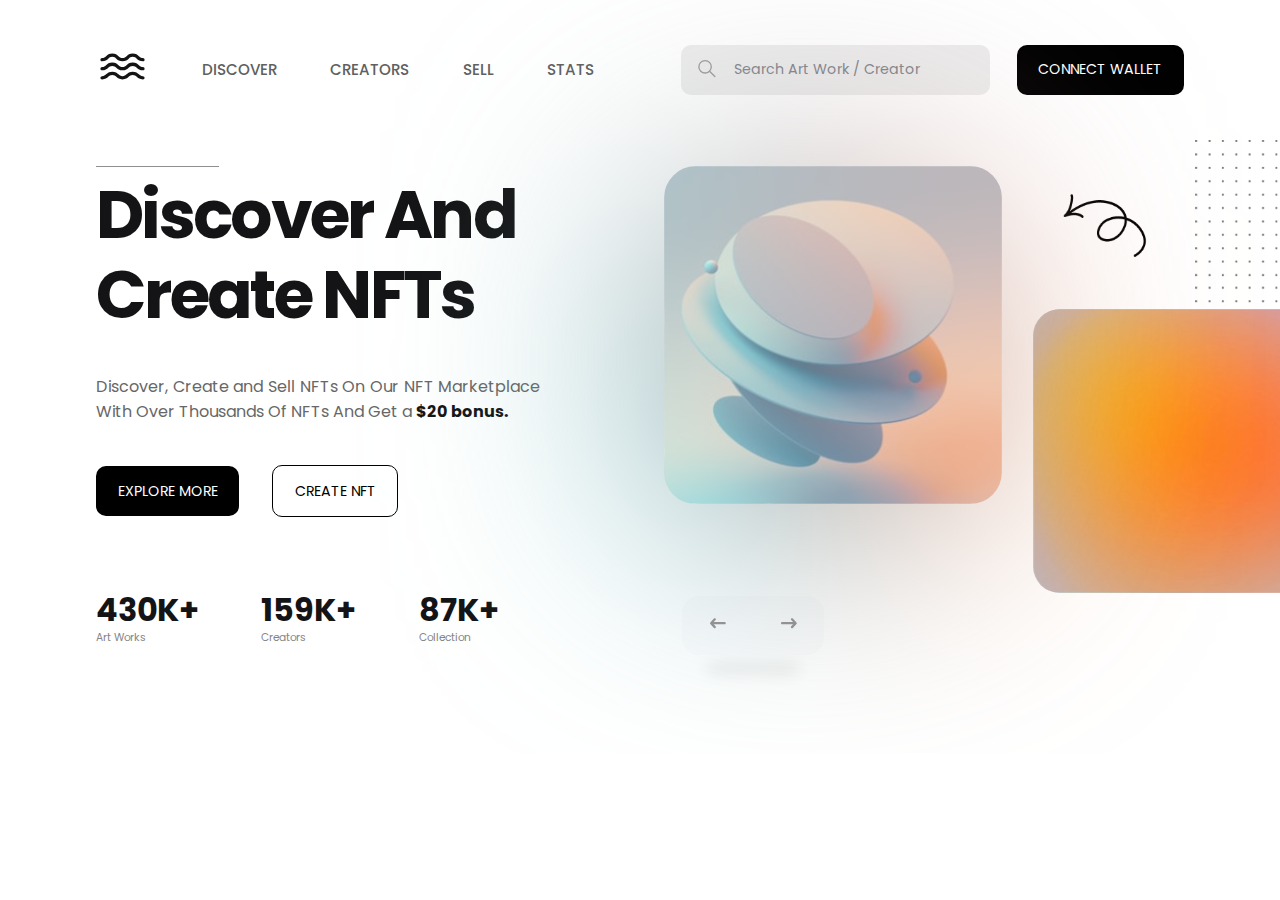
<file: index.html>
<!doctype html>
<html lang="ru">
<head>
    <meta charset="UTF-8">
    <meta http-equiv="X-UA-Compatible" content="IE=edge">
    <meta name="viewport" content="width=device-width, initial-scale=1.0">
    <title>DiveSea</title>
    <link rel="stylesheet" href="css/reset.css">
    <link rel="stylesheet" href="https://cdn.jsdelivr.net/npm/swiper@11/swiper-bundle.min.css"/>
    <link rel="stylesheet" href="css/style.css">
    <script src="https://cdn.jsdelivr.net/npm/swiper@11/swiper-bundle.min.js" defer></script>
    <script src="script.js" defer></script>
</head>
<body>
<div class="content">
    <header>
        <div class="mobile__menu">
            <ul class="header__navigation--list">
                <li class="header__navigation--item"><a href="#">DISCOVER</a></li>
                <li class="header__navigation--item"><a href="#">CREATORS</a></li>
                <li class="header__navigation--item"><a href="#">SELL</a></li>
                <li class="header__navigation--item"><a href="#">STATS</a></li>
            </ul>
            <form class="header__form">
                <div class="header__search--container">
                    <div class="loop__container">
                        <svg width="17" height="18" viewBox="0 0 17 18" fill="none"
                             xmlns="http://www.w3.org/2000/svg">
                            <path d="M6.77462 13.4096C10.0604 13.4096 12.724 10.7459 12.724 7.46017C12.724 4.17439 10.0604 1.51074 6.77462 1.51074C3.48884 1.51074 0.825195 4.17439 0.825195 7.46017C0.825195 10.7459 3.48884 13.4096 6.77462 13.4096Z"
                                  stroke="#9D9D9D" stroke-width="1.27476" stroke-linecap="round"
                                  stroke-linejoin="round"/>
                            <path d="M11.0244 11.71L16.1287 16.8143" stroke="#9D9D9D" stroke-width="1.27476"
                                  stroke-linecap="round" stroke-linejoin="round"/>
                        </svg>
                    </div>
                    <input class="header__search" type="search" name="search"
                           placeholder="Search Art Work">
                </div>

                <a href="" class="button__connect navigation__connect">connect wallet</a>
            </form>
        </div>
        <div class="container">
            <div class="header__hat">
                <div class="header__hat--pc">
                    <nav class="header__navigation">
                        <ul class="header__navigation--list">
                            <li class="header__navigation--item"><a href="#" class="header__logo">
                                <svg width="53" height="53" viewBox="0 0 53 53" fill="none"
                                     xmlns="http://www.w3.org/2000/svg">
                                    <path d="M46.9274 36.1279C44.9841 36.1279 44.1228 35.377 42.9082 34.317C41.5611 33.1687 39.8828 31.7112 36.7249 31.7112C33.5449 31.7112 31.8886 33.1687 30.5415 34.317C29.327 35.377 28.4437 36.1279 26.5003 36.1279C24.5791 36.1279 23.6957 35.377 22.4811 34.317C21.1341 33.1687 19.4558 31.7112 16.2978 31.7112C13.1178 31.7112 11.4395 33.1687 10.0924 34.317C8.87784 35.377 8.01658 36.1279 6.07324 36.1279C5.16783 36.1279 4.41699 36.8787 4.41699 37.7841C4.41699 38.7116 5.16783 39.4404 6.07324 39.4404C9.25324 39.4404 10.9095 38.0049 12.2565 36.8345C13.4711 35.7745 14.3545 35.0237 16.2978 35.0237C18.2412 35.0237 19.1024 35.7745 20.317 36.8345C21.6641 38.0049 23.3424 39.4404 26.5003 39.4404C29.6803 39.4404 31.3587 38.0049 32.7057 36.8345C33.9203 35.7745 34.7816 35.0237 36.7249 35.0237C38.6462 35.0237 39.5295 35.7745 40.7441 36.8345C42.0912 38.0049 43.7695 39.4404 46.9274 39.4404C47.8328 39.4404 48.5837 38.7116 48.5837 37.7841C48.5837 36.8787 47.8328 36.1279 46.9274 36.1279Z"
                                          fill="#141416"/>
                                    <path d="M46.9274 27.0307C44.9841 27.0307 44.1228 26.2578 42.9082 25.2198C41.5611 24.0494 39.8828 22.614 36.7249 22.614C33.5449 22.614 31.8886 24.0494 30.5415 25.2198C29.327 26.2578 28.4437 27.0307 26.5003 27.0307C24.5791 27.0307 23.6957 26.2578 22.4811 25.2198C21.1341 24.0494 19.4558 22.614 16.2978 22.614C13.1178 22.614 11.4395 24.0494 10.0924 25.2198C8.87784 26.2578 8.01658 27.0307 6.07324 27.0307C5.16783 27.0307 4.41699 27.7594 4.41699 28.6869C4.41699 29.5923 5.16783 30.3432 6.07324 30.3432C9.25324 30.3432 10.9095 28.8857 12.2565 27.7153C13.4711 26.6773 14.3545 25.9265 16.2978 25.9265C18.2412 25.9265 19.1024 26.6773 20.317 27.7153C21.6641 28.8857 23.3424 30.3432 26.5003 30.3432C29.6803 30.3432 31.3587 28.8857 32.7057 27.7153C33.9203 26.6773 34.7816 25.9265 36.7249 25.9265C38.6462 25.9265 39.5295 26.6773 40.7441 27.7153C42.0912 28.8857 43.7695 30.3432 46.9274 30.3432C47.8328 30.3432 48.5837 29.5923 48.5837 28.6869C48.5837 27.7594 47.8328 27.0307 46.9274 27.0307Z"
                                          fill="#141416"/>
                                    <path d="M6.07324 21.2885C9.25324 21.2885 10.9095 19.831 12.2565 18.6827C13.4711 17.6227 14.3545 16.8718 16.2978 16.8718C18.2412 16.8718 19.1024 17.6227 20.317 18.6827C21.6641 19.831 23.3424 21.2885 26.5003 21.2885C29.6803 21.2885 31.3587 19.831 32.7057 18.6827C33.9203 17.6227 34.7816 16.8718 36.7249 16.8718C38.6462 16.8718 39.5295 17.6227 40.7441 18.6827C42.0912 19.831 43.7695 21.2885 46.9274 21.2885C47.8328 21.2885 48.5837 20.5377 48.5837 19.6322C48.5837 18.7047 47.8328 17.976 46.9274 17.976C44.9841 17.976 44.1228 17.2252 42.9082 16.1652C41.5611 14.9947 39.8828 13.5593 36.7249 13.5593C33.5449 13.5593 31.8886 14.9947 30.5415 16.1652C29.327 17.2252 28.4437 17.976 26.5003 17.976C24.5791 17.976 23.6957 17.2252 22.4811 16.1652C21.1341 14.9947 19.4558 13.5593 16.2978 13.5593C13.1178 13.5593 11.4395 14.9947 10.0924 16.1652C8.87784 17.2252 8.01658 17.976 6.07324 17.976C5.16783 17.976 4.41699 18.7047 4.41699 19.6322C4.41699 20.5377 5.16783 21.2885 6.07324 21.2885Z"
                                          fill="#141416"/>
                                </svg>
                            </a></li>
                            <li class="header__navigation--item"><a href="#">DISCOVER</a></li>
                            <li class="header__navigation--item"><a href="#">CREATORS</a></li>
                            <li class="header__navigation--item"><a href="#">SELL</a></li>
                            <li class="header__navigation--item"><a href="#">STATS</a></li>
                        </ul>
                    </nav>
                    <form class="header__form">
                        <div class="header__search--container">
                            <div class="loop__container">
                                <svg width="17" height="18" viewBox="0 0 17 18" fill="none"
                                     xmlns="http://www.w3.org/2000/svg">
                                    <path d="M6.77462 13.4096C10.0604 13.4096 12.724 10.7459 12.724 7.46017C12.724 4.17439 10.0604 1.51074 6.77462 1.51074C3.48884 1.51074 0.825195 4.17439 0.825195 7.46017C0.825195 10.7459 3.48884 13.4096 6.77462 13.4096Z"
                                          stroke="#9D9D9D" stroke-width="1.27476" stroke-linecap="round"
                                          stroke-linejoin="round"/>
                                    <path d="M11.0244 11.71L16.1287 16.8143" stroke="#9D9D9D" stroke-width="1.27476"
                                          stroke-linecap="round" stroke-linejoin="round"/>
                                </svg>
                            </div>
                            <input class="header__search" type="search" name="search"
                                   placeholder="Search Art Work / Creator">
                        </div>
                        <a href="" class="button__connect button__connect--navigation">connect wallet</a>
                    </form>
                </div>
                <div class="header__hat--mobile">
                    <a href="" class="header__logo--mobile"><img src="resources/pictures/navigation/Logo.svg"
                                                                 alt=""></a>
                    <a class="burger__icon">
                        <span></span>
                        <span></span>
                        <span></span>
                        <span></span>
                    </a>
                </div>
            </div>
        </div>
    </header>
    <main>
        <section class="hero__section">
            <div class="container">
                <div class="hero__section--inner">
                    <div class="hero__content--box">
                        <div class="hero__title--underline">
                            <div></div>
                            <p>OVER 1M CREATORS</p>
                        </div>
                        <h1 class="hero__title">Discover And Create NFTs</h1>
                        <p class="hero__subtitle">
                            Discover, Create and Sell NFTs On Our NFT Marketplace With Over Thousands Of NFTs And Get a
                            <span>$20 bonus.</span>
                        </p>
                        <div class="hero__button-box">
                            <a href="" class="button__connect">explore more</a>
                            <a href="" class="button__connect-v2">create nft</a>
                        </div>
                        <ul class="hero__digits--list">
                            <li class="hero__digits--item">
                                <div class="hero__digit">430K+</div>
                                <div class="hero__digit--description">Art Works</div>
                            </li>
                            <li class="hero__digits--item">
                                <div class="hero__digit">159K+</div>
                                <div class="hero__digit--description">Creators</div>
                            </li>
                            <li class="hero__digits--item">
                                <div class="hero__digit">87K+</div>
                                <div class="hero__digit--description">Collection</div>
                            </li>
                        </ul>
                    </div>
                    <div class="hero__img--box">
                        <div class="img__clone"></div>
                        <!-- Slider main container -->
                        <div class="swiper">

                            <!-- Additional required wrapper -->
                            <div class="swiper-wrapper">

                                <!-- Slides -->
                                <img data-img="1" class="swiper-slide"
                                     src="resources/pictures/nft-pictures/Mask%20Group-1.svg"
                                     alt="">
                                <img data-img="1" class="swiper-slide"
                                     src="resources/pictures/nft-pictures/Mask%20Group-2.svg"
                                     alt="">
                                <img data-img="1" class="swiper-slide"
                                     src="resources/pictures/nft-pictures/Mask%20Group-3.svg"
                                     alt="">


                            </div>

                            <!-- If we need navigation buttons -->
                        </div>

                        <div class="swiper__button-box">
                            <div class="swiper-button-prev hero__arrow">
                                <svg width="17" height="10" viewBox="0 0 17 10" fill="currentColor"
                                     xmlns="http://www.w3.org/2000/svg">
                                    <path clip-rule="evenodd"
                                          d="M6.23973 0.389633C5.80229 -0.0141637 5.12034 0.0131106 4.71654 0.450551L1.23402 4.22324C0.852869 4.63614 0.852865 5.27259 1.23401 5.6855L4.71653 9.45827C5.12032 9.89572 5.80228 9.923 6.23973 9.51921C6.67717 9.11542 6.70445 8.43346 6.30066 7.99601L4.48802 6.0323L14.9611 6.0323C15.5565 6.0323 16.0391 5.54969 16.0391 4.95437C16.0391 4.35905 15.5565 3.87645 14.9611 3.87645L4.48805 3.87645L6.30065 1.91283C6.70445 1.47539 6.67717 0.793429 6.23973 0.389633Z"/>
                                </svg>
                            </div>
                            <div class="swiper-button-next hero__arrow">
                                <svg width="17" height="10" viewBox="0 0 17 10" fill="currentColor"
                                     xmlns="http://www.w3.org/2000/svg">
                                    <path fill-rule="evenodd" clip-rule="evenodd"
                                          d="M10.7603 0.389633C11.1977 -0.0141637 11.8797 0.0131106 12.2835 0.450551L15.766 4.22324C16.1471 4.63614 16.1471 5.27259 15.766 5.6855L12.2835 9.45827C11.8797 9.89572 11.1977 9.923 10.7603 9.51921C10.3228 9.11542 10.2955 8.43346 10.6993 7.99601L12.512 6.0323L2.03886 6.0323C1.44354 6.0323 0.960937 5.54969 0.960937 4.95437C0.960937 4.35905 1.44354 3.87645 2.03886 3.87645L12.5119 3.87645L10.6993 1.91283C10.2956 1.47539 10.3228 0.793429 10.7603 0.389633Z"/>
                                </svg>
                            </div>
                        </div>
                    </div>
                    <div class="swiper-2">
                        <!-- Additional required wrapper -->
                        <div class="swiper-wrapper">
                            <!-- Slides -->
                            <img class="swiper-slide" src="resources/pictures/nft-pictures/Mask%20Group.svg"
                                 alt="">
                            <img class="swiper-slide" src="resources/pictures/nft-pictures/Mask%20Group-3.svg"
                                 alt="">
                            <img class="swiper-slide" src="resources/pictures/nft-pictures/Mask%20Group-1.svg"
                                 alt="">

                        </div>

                        <!-- If we need navigation buttons -->
                    </div>
                </div>
            </div>
        </section>
    </main>
</div>


</body>
</html>
</file>
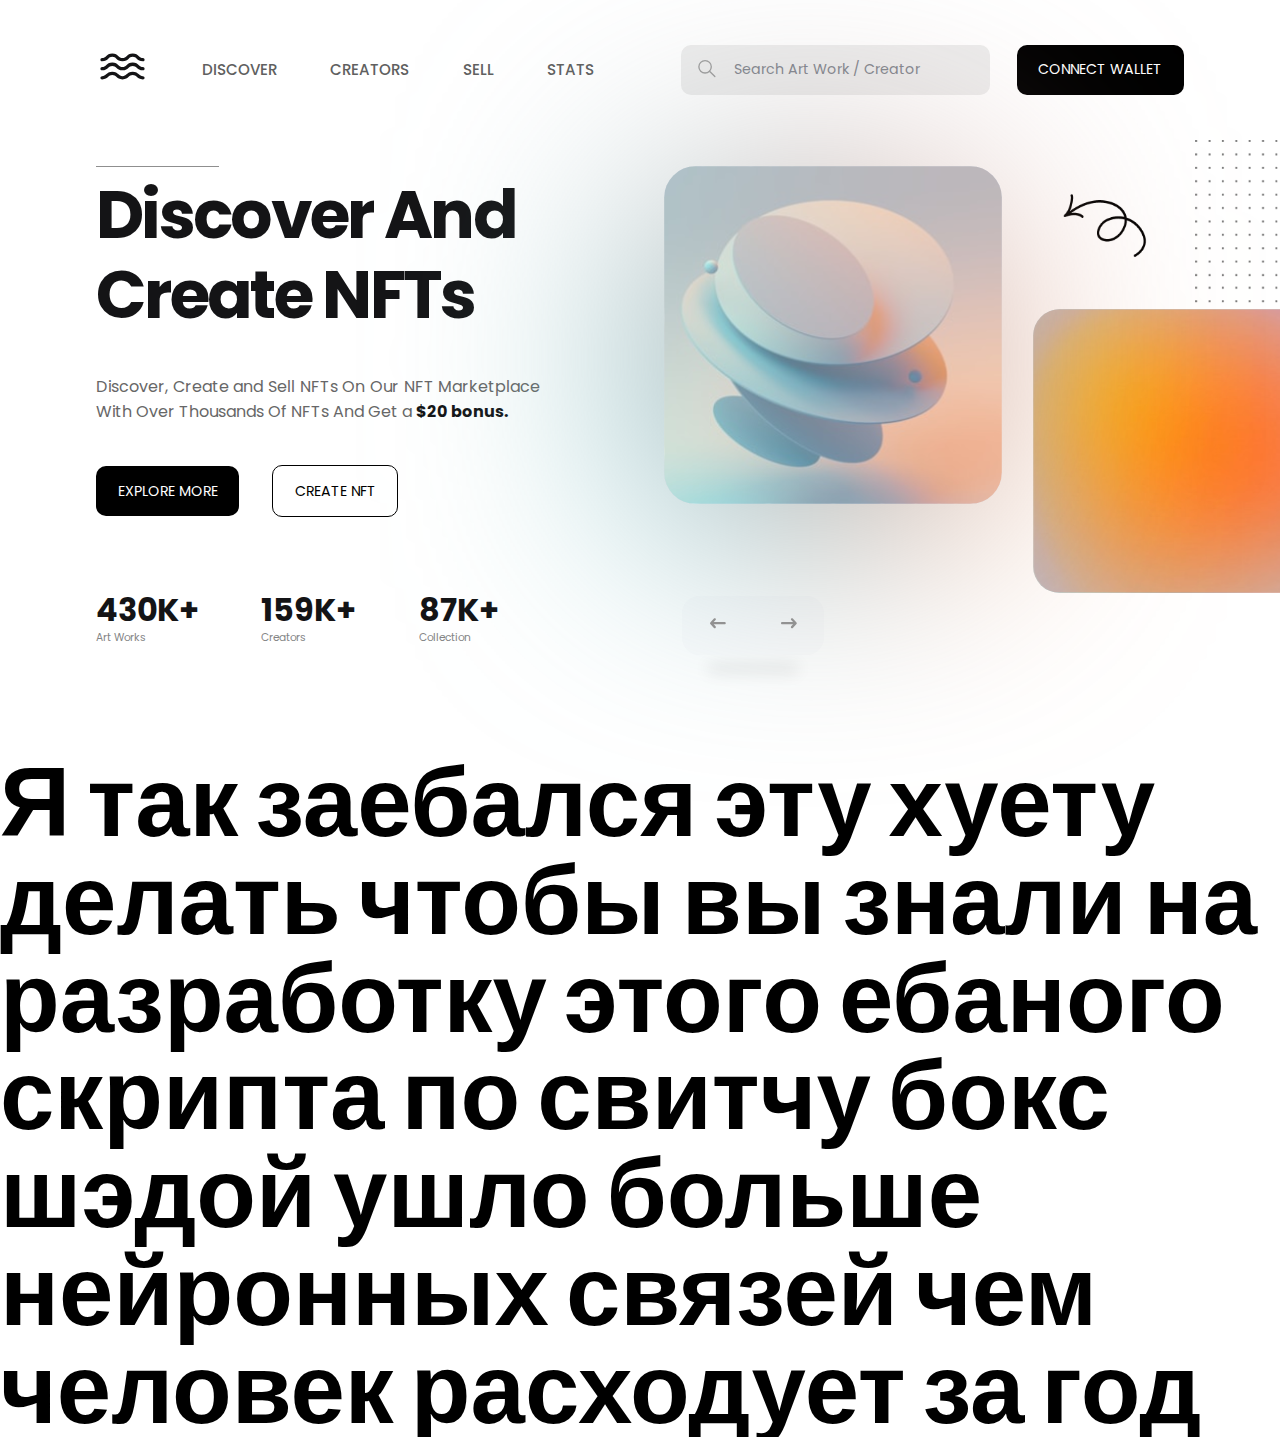
<file: divesea-main/index.html>
<!doctype html>
<html lang="ru">
<head>
    <meta charset="UTF-8">
    <meta http-equiv="X-UA-Compatible" content="IE=edge">
    <meta name="viewport" content="width=device-width, initial-scale=1.0">
    <title>DiveSea</title>
    <link rel="stylesheet" href="css/reset.css">
    <link rel="stylesheet" href="https://cdn.jsdelivr.net/npm/swiper@11/swiper-bundle.min.css"/>
    <link rel="stylesheet" href="css/style.css">
    <script src="https://cdn.jsdelivr.net/npm/swiper@11/swiper-bundle.min.js" defer></script>
    <script src="script.js" defer></script>
</head>
<body>
<div class="content">
    <header>
        <div class="mobile__menu">
            <ul class="header__navigation--list">
                <li class="header__navigation--item"><a href="#">DISCOVER</a></li>
                <li class="header__navigation--item"><a href="#">CREATORS</a></li>
                <li class="header__navigation--item"><a href="#">SELL</a></li>
                <li class="header__navigation--item"><a href="#">STATS</a></li>
            </ul>
            <form class="header__form">
                <div class="header__search--container">
                    <div class="loop__container">
                        <svg width="17" height="18" viewBox="0 0 17 18" fill="none"
                             xmlns="http://www.w3.org/2000/svg">
                            <path d="M6.77462 13.4096C10.0604 13.4096 12.724 10.7459 12.724 7.46017C12.724 4.17439 10.0604 1.51074 6.77462 1.51074C3.48884 1.51074 0.825195 4.17439 0.825195 7.46017C0.825195 10.7459 3.48884 13.4096 6.77462 13.4096Z"
                                  stroke="#9D9D9D" stroke-width="1.27476" stroke-linecap="round"
                                  stroke-linejoin="round"/>
                            <path d="M11.0244 11.71L16.1287 16.8143" stroke="#9D9D9D" stroke-width="1.27476"
                                  stroke-linecap="round" stroke-linejoin="round"/>
                        </svg>
                    </div>
                    <input class="header__search" type="search" name="search"
                           placeholder="Search Art Work">
                </div>

                <a href="" class="button__connect navigation__connect">connect wallet</a>
            </form>
        </div>
        <div class="container">
            <div class="header__hat">
                <div class="header__hat--pc">
                    <nav class="header__navigation">
                        <ul class="header__navigation--list">
                            <li class="header__navigation--item"><a href="#" class="header__logo">
                                <svg width="53" height="53" viewBox="0 0 53 53" fill="none"
                                     xmlns="http://www.w3.org/2000/svg">
                                    <path d="M46.9274 36.1279C44.9841 36.1279 44.1228 35.377 42.9082 34.317C41.5611 33.1687 39.8828 31.7112 36.7249 31.7112C33.5449 31.7112 31.8886 33.1687 30.5415 34.317C29.327 35.377 28.4437 36.1279 26.5003 36.1279C24.5791 36.1279 23.6957 35.377 22.4811 34.317C21.1341 33.1687 19.4558 31.7112 16.2978 31.7112C13.1178 31.7112 11.4395 33.1687 10.0924 34.317C8.87784 35.377 8.01658 36.1279 6.07324 36.1279C5.16783 36.1279 4.41699 36.8787 4.41699 37.7841C4.41699 38.7116 5.16783 39.4404 6.07324 39.4404C9.25324 39.4404 10.9095 38.0049 12.2565 36.8345C13.4711 35.7745 14.3545 35.0237 16.2978 35.0237C18.2412 35.0237 19.1024 35.7745 20.317 36.8345C21.6641 38.0049 23.3424 39.4404 26.5003 39.4404C29.6803 39.4404 31.3587 38.0049 32.7057 36.8345C33.9203 35.7745 34.7816 35.0237 36.7249 35.0237C38.6462 35.0237 39.5295 35.7745 40.7441 36.8345C42.0912 38.0049 43.7695 39.4404 46.9274 39.4404C47.8328 39.4404 48.5837 38.7116 48.5837 37.7841C48.5837 36.8787 47.8328 36.1279 46.9274 36.1279Z"
                                          fill="#141416"/>
                                    <path d="M46.9274 27.0307C44.9841 27.0307 44.1228 26.2578 42.9082 25.2198C41.5611 24.0494 39.8828 22.614 36.7249 22.614C33.5449 22.614 31.8886 24.0494 30.5415 25.2198C29.327 26.2578 28.4437 27.0307 26.5003 27.0307C24.5791 27.0307 23.6957 26.2578 22.4811 25.2198C21.1341 24.0494 19.4558 22.614 16.2978 22.614C13.1178 22.614 11.4395 24.0494 10.0924 25.2198C8.87784 26.2578 8.01658 27.0307 6.07324 27.0307C5.16783 27.0307 4.41699 27.7594 4.41699 28.6869C4.41699 29.5923 5.16783 30.3432 6.07324 30.3432C9.25324 30.3432 10.9095 28.8857 12.2565 27.7153C13.4711 26.6773 14.3545 25.9265 16.2978 25.9265C18.2412 25.9265 19.1024 26.6773 20.317 27.7153C21.6641 28.8857 23.3424 30.3432 26.5003 30.3432C29.6803 30.3432 31.3587 28.8857 32.7057 27.7153C33.9203 26.6773 34.7816 25.9265 36.7249 25.9265C38.6462 25.9265 39.5295 26.6773 40.7441 27.7153C42.0912 28.8857 43.7695 30.3432 46.9274 30.3432C47.8328 30.3432 48.5837 29.5923 48.5837 28.6869C48.5837 27.7594 47.8328 27.0307 46.9274 27.0307Z"
                                          fill="#141416"/>
                                    <path d="M6.07324 21.2885C9.25324 21.2885 10.9095 19.831 12.2565 18.6827C13.4711 17.6227 14.3545 16.8718 16.2978 16.8718C18.2412 16.8718 19.1024 17.6227 20.317 18.6827C21.6641 19.831 23.3424 21.2885 26.5003 21.2885C29.6803 21.2885 31.3587 19.831 32.7057 18.6827C33.9203 17.6227 34.7816 16.8718 36.7249 16.8718C38.6462 16.8718 39.5295 17.6227 40.7441 18.6827C42.0912 19.831 43.7695 21.2885 46.9274 21.2885C47.8328 21.2885 48.5837 20.5377 48.5837 19.6322C48.5837 18.7047 47.8328 17.976 46.9274 17.976C44.9841 17.976 44.1228 17.2252 42.9082 16.1652C41.5611 14.9947 39.8828 13.5593 36.7249 13.5593C33.5449 13.5593 31.8886 14.9947 30.5415 16.1652C29.327 17.2252 28.4437 17.976 26.5003 17.976C24.5791 17.976 23.6957 17.2252 22.4811 16.1652C21.1341 14.9947 19.4558 13.5593 16.2978 13.5593C13.1178 13.5593 11.4395 14.9947 10.0924 16.1652C8.87784 17.2252 8.01658 17.976 6.07324 17.976C5.16783 17.976 4.41699 18.7047 4.41699 19.6322C4.41699 20.5377 5.16783 21.2885 6.07324 21.2885Z"
                                          fill="#141416"/>
                                </svg>
                            </a></li>
                            <li class="header__navigation--item"><a href="#">DISCOVER</a></li>
                            <li class="header__navigation--item"><a href="#">CREATORS</a></li>
                            <li class="header__navigation--item"><a href="#">SELL</a></li>
                            <li class="header__navigation--item"><a href="#">STATS</a></li>
                        </ul>
                    </nav>
                    <form class="header__form">
                        <div class="header__search--container">
                            <div class="loop__container">
                                <svg width="17" height="18" viewBox="0 0 17 18" fill="none"
                                     xmlns="http://www.w3.org/2000/svg">
                                    <path d="M6.77462 13.4096C10.0604 13.4096 12.724 10.7459 12.724 7.46017C12.724 4.17439 10.0604 1.51074 6.77462 1.51074C3.48884 1.51074 0.825195 4.17439 0.825195 7.46017C0.825195 10.7459 3.48884 13.4096 6.77462 13.4096Z"
                                          stroke="#9D9D9D" stroke-width="1.27476" stroke-linecap="round"
                                          stroke-linejoin="round"/>
                                    <path d="M11.0244 11.71L16.1287 16.8143" stroke="#9D9D9D" stroke-width="1.27476"
                                          stroke-linecap="round" stroke-linejoin="round"/>
                                </svg>
                            </div>
                            <input class="header__search" type="search" name="search"
                                   placeholder="Search Art Work / Creator">
                        </div>
                        <a href="" class="button__connect button__connect--navigation">connect wallet</a>
                    </form>
                </div>
                <div class="header__hat--mobile">
                    <a href="" class="header__logo--mobile"><img src="resources/pictures/navigation/Logo.svg"
                                                                 alt=""></a>
                    <a class="burger__icon">
                        <span></span>
                        <span></span>
                        <span></span>
                        <span></span>
                    </a>
                </div>
            </div>
        </div>
    </header>
    <main>
        <section class="hero__section">
            <div class="container">
                <div class="hero__section--inner">
                    <div class="hero__content--box">
                        <div class="hero__title--underline">
                            <div></div>
                            <p>OVER 1M CREATORS</p>
                        </div>
                        <h1 class="hero__title">Discover And Create NFTs</h1>
                        <p class="hero__subtitle">
                            Discover, Create and Sell NFTs On Our NFT Marketplace With Over Thousands Of NFTs And Get a
                            <span>$20 bonus.</span>
                        </p>
                        <div class="hero__button-box">
                            <a href="" class="button__connect">explore more</a>
                            <a href="" class="button__connect-v2">create nft</a>
                        </div>
                        <ul class="hero__digits--list">
                            <li class="hero__digits--item">
                                <div class="hero__digit">430K+</div>
                                <div class="hero__digit--description">Art Works</div>
                            </li>
                            <li class="hero__digits--item">
                                <div class="hero__digit">159K+</div>
                                <div class="hero__digit--description">Creators</div>
                            </li>
                            <li class="hero__digits--item">
                                <div class="hero__digit">87K+</div>
                                <div class="hero__digit--description">Collection</div>
                            </li>
                        </ul>
                    </div>
                    <div class="hero__img--box">
                        <div class="img__clone"></div>
                        <!-- Slider main container -->
                        <div class="swiper">

                            <!-- Additional required wrapper -->
                            <div class="swiper-wrapper">

                                <!-- Slides -->
                                <img data-img="1" class="swiper-slide"
                                     src="resources/pictures/nft-pictures/Mask%20Group-1.svg"
                                     alt="">
                                <img data-img="1" class="swiper-slide"
                                     src="resources/pictures/nft-pictures/Mask%20Group-2.svg"
                                     alt="">
                                <img data-img="1" class="swiper-slide"
                                     src="resources/pictures/nft-pictures/Mask%20Group-3.svg"
                                     alt="">


                            </div>

                            <!-- If we need navigation buttons -->
                        </div>

                        <div class="swiper__button-box">
                            <div class="swiper-button-prev hero__arrow">
                                <svg width="17" height="10" viewBox="0 0 17 10" fill="currentColor"
                                     xmlns="http://www.w3.org/2000/svg">
                                    <path clip-rule="evenodd"
                                          d="M6.23973 0.389633C5.80229 -0.0141637 5.12034 0.0131106 4.71654 0.450551L1.23402 4.22324C0.852869 4.63614 0.852865 5.27259 1.23401 5.6855L4.71653 9.45827C5.12032 9.89572 5.80228 9.923 6.23973 9.51921C6.67717 9.11542 6.70445 8.43346 6.30066 7.99601L4.48802 6.0323L14.9611 6.0323C15.5565 6.0323 16.0391 5.54969 16.0391 4.95437C16.0391 4.35905 15.5565 3.87645 14.9611 3.87645L4.48805 3.87645L6.30065 1.91283C6.70445 1.47539 6.67717 0.793429 6.23973 0.389633Z"/>
                                </svg>
                            </div>
                            <div class="swiper-button-next hero__arrow">
                                <svg width="17" height="10" viewBox="0 0 17 10" fill="currentColor"
                                     xmlns="http://www.w3.org/2000/svg">
                                    <path fill-rule="evenodd" clip-rule="evenodd"
                                          d="M10.7603 0.389633C11.1977 -0.0141637 11.8797 0.0131106 12.2835 0.450551L15.766 4.22324C16.1471 4.63614 16.1471 5.27259 15.766 5.6855L12.2835 9.45827C11.8797 9.89572 11.1977 9.923 10.7603 9.51921C10.3228 9.11542 10.2955 8.43346 10.6993 7.99601L12.512 6.0323L2.03886 6.0323C1.44354 6.0323 0.960937 5.54969 0.960937 4.95437C0.960937 4.35905 1.44354 3.87645 2.03886 3.87645L12.5119 3.87645L10.6993 1.91283C10.2956 1.47539 10.3228 0.793429 10.7603 0.389633Z"/>
                                </svg>
                            </div>
                        </div>
                    </div>
                    <div class="swiper-2">
                        <!-- Additional required wrapper -->
                        <div class="swiper-wrapper">
                            <!-- Slides -->
                            <img class="swiper-slide" src="resources/pictures/nft-pictures/Mask%20Group.svg"
                                 alt="">
                            <img class="swiper-slide" src="resources/pictures/nft-pictures/Mask%20Group-3.svg"
                                 alt="">
                            <img class="swiper-slide" src="resources/pictures/nft-pictures/Mask%20Group-1.svg"
                                 alt="">

                        </div>

                        <!-- If we need navigation buttons -->
                    </div>
                </div>
            </div>
        </section>
        <div class="special">
            Я так заебался эту хуету делать чтобы вы знали на разработку этого ебаного скрипта по свитчу бокс шэдой ушло
            больше нейронных связей чем человек расходует за год
        </div>

    </main>
</div>


</body>
</html>
</file>
<file: css/style.css>
html {
  font-family: "Poppins", sans-serif;
  font-weight: 400;
  box-sizing: border-box;
  font-size: 0.6944444444vw;
}
@media (max-width: 768px) {
  html {
    font-size: 1.7361111111vw;
  }
}

.container {
  max-width: 85vw;
  margin: 0 auto;
}

.button__connect, .button__connect-v2 {
  padding: 1.617rem 2.426rem;
  font-weight: 400;
  font-size: 1.6rem;
  line-height: 150%;
  text-transform: uppercase;
  color: #fff;
  background-color: black;
  border-radius: 10px;
  display: inline-block;
  text-wrap: nowrap;
}

.button__connect-v2 {
  color: black;
  background-color: #fff;
  border: 1px solid black;
}

section {
  padding: 11.1rem 0;
}

.content {
  overflow: hidden;
}

.special {
  font-size: 11rem;
  font-weight: 800;
}

@font-face {
  font-family: "Poppins";
  font-weight: 100;
  src: url("../resources/fonts/Poppins-Thin.woff2") format("woff2");
  font-style: normal;
  font-display: swap;
}
@font-face {
  font-family: "Poppins";
  font-weight: 200;
  src: url("../resources/fonts/Poppins-Light.woff") format("woff");
  font-style: normal;
  font-display: swap;
}
@font-face {
  font-family: "Poppins";
  font-weight: 300;
  src: url("../resources/fonts/Poppins-Medium.woff") format("woff");
  font-style: normal;
  font-display: swap;
}
@font-face {
  font-family: "Poppins";
  font-weight: 400;
  src: url("../resources/fonts/Poppins-Regular.woff2") format("woff2");
  font-style: normal;
  font-display: swap;
}
@font-face {
  font-family: "Poppins";
  font-weight: 500;
  src: url("../resources/fonts/Poppins-SemiBold.woff2") format("woff2");
  font-style: normal;
  font-display: swap;
}
@font-face {
  font-family: "Poppins";
  font-weight: 600;
  src: url("../resources/fonts/Poppins-Bold.woff2") format("woff2");
  font-style: normal;
  font-display: swap;
}
@font-face {
  font-family: "Poppins";
  font-weight: 700;
  src: url("../resources/fonts/Poppins-Black.woff2") format("woff2");
  font-style: normal;
  font-display: swap;
}
.header__hat {
  padding: 4.5rem 0;
}

.header__hat--mobile, .mobile__menu {
  display: none;
}

.header__hat--pc {
  display: flex;
  justify-content: space-between;
  align-items: center;
}

.header__logo svg {
  max-width: 100%;
}

.header__navigation--list {
  display: flex;
  justify-content: space-between;
  align-items: center;
  width: 56rem;
}
.header__navigation--list a {
  font-weight: 300;
  font-size: 1.7rem;
  line-height: 150%;
  text-transform: uppercase;
  color: #606060;
  position: relative;
}
.header__navigation--list a::before {
  content: "";
  position: absolute;
  width: 0%;
  height: 1px;
  background-color: #606060;
  bottom: 0;
  border-radius: 2px;
  transition: all 0.2s ease-out;
}
.header__navigation--list a:hover::before {
  width: 100%;
  transition: all 0.2s ease-out;
}

.button__connect--navigation {
  margin-left: 3rem;
}

.header__form {
  display: flex;
  justify-content: space-between;
  align-items: center;
}

.header__search--container {
  width: 34.845rem;
  height: 5.7rem;
  display: flex;
  align-items: center;
  background-color: #EDEDED;
  border-radius: 10px;
}

.loop__container {
  padding: 2rem;
}
.loop__container svg {
  width: 2rem;
  height: auto;
}

.header__search {
  background-color: #EDEDED;
  width: 80%;
  height: 100%;
  border-radius: 10px;
}
.header__search::placeholder {
  width: 100%;
  display: flex;
  justify-content: center;
  align-items: center;
  text-align: left;
  line-height: 117.5%;
  color: #82868E;
  font-size: 1.6rem;
}

@media (max-width: 1024px) {
  .header__logo svg {
    max-width: 70%;
  }
  .header__search {
    background-color: #EDEDED;
    width: 80%;
    height: 100%;
    border-radius: 10px;
  }
  .header__search::placeholder {
    width: 100%;
    display: flex;
    justify-content: center;
    align-items: center;
    text-align: left;
    line-height: 100%;
    color: #82868E;
    font-size: 1.8rem;
  }
}
@media (max-width: 768px) {
  .header__hat--pc {
    display: none;
  }
  .mobile__menu {
    display: block;
  }
  .header__hat--mobile {
    display: block;
    display: flex;
    justify-content: space-between;
    align-items: center;
  }
  .header__hat {
    padding: 3rem 0;
    border-bottom: 1px solid #CBCBCB;
  }
  .mobile__menu--wrapper {
    width: 100vw;
    height: 100vh;
    position: relative;
    top: 0;
    left: 0;
    right: 0;
    bottom: 0;
    background-color: black;
    opacity: 0.16;
  }
  .mobile__menu {
    padding: 2rem;
    width: 80vw;
    height: fit-content;
    position: absolute;
    border-radius: 10px;
    top: 12rem;
    background-color: #fff;
    left: 50%;
    transform: translateX(-50%);
    opacity: 0;
    visibility: hidden;
    z-index: -1;
    transition: top 0.2s ease-out, opacity 0.2s ease-out, z-index 0.2s ease-out, visibility 0.2s ease-out;
  }
  .mobile__menu--active {
    box-shadow: 0 43px 16px -26px rgba(15, 15, 15, 0.12);
    top: 15rem;
    opacity: 1;
    visibility: visible;
    z-index: 2;
    transition: top 0.3s ease-out, opacity 0.3s ease-out, z-index 0.3s ease-out, visibility 0.3s ease-out;
  }
  .header__navigation--list {
    flex-direction: column;
    width: 100%;
    display: grid;
    justify-items: center;
    gap: 2rem;
    grid-template-areas: "item1 item2";
  }
  .header__navigation--list a {
    color: black;
    font-weight: 200;
    font-size: 1.5rem;
  }
  .header__navigation--list li {
    border: 1px solid black;
    padding: 1rem;
    border-radius: 4px;
    width: 20rem;
    display: flex;
    justify-content: center;
    align-items: center;
  }
  .header__form {
    flex-direction: column;
  }
  .header__search--container {
    width: 100%;
    height: 3.7rem;
    border-radius: 4px;
    margin: 2rem 0;
    border: 1px solid black;
  }
  .header__search::placeholder {
    font-size: 1.5rem;
  }
  .loop__container {
    padding: 1rem;
  }
  .loop__container svg {
    width: 1.5rem;
    height: auto;
  }
  .button__connect {
    font-weight: 400;
    font-size: 1.6rem;
    line-height: 150%;
    text-transform: uppercase;
    margin-left: 0;
    color: #fff;
    border-radius: 10px;
  }
  .navigation__connect {
    padding: 1.617rem 14rem;
  }
}
@media (max-width: 576px) {
  .mobile__menu--active {
    top: 18rem;
  }
}
.shadow {
  filter: blur(11.700302px);
  transition: background-color 0.3s ease-out;
}

.burger__icon {
  width: 30px;
  height: 30px;
  position: relative;
  transform: rotate(0deg);
  transition: 0.5s ease-in-out;
  cursor: pointer;
  -webkit-touch-callout: none; /* iOS Safari */
  -webkit-user-select: none; /* Chrome/Safari/Opera */
  -khtml-user-select: none; /* Konqueror */
  -moz-user-select: none; /* Firefox */
  -ms-user-select: none; /* Internet Explorer/Edge */
  user-select: none;
  -webkit-tap-highlight-color: rgba(0, 0, 0, 0);
}
.burger__icon span {
  display: block;
  position: absolute;
  height: 2px;
  width: 100%;
  background: #000;
  border-radius: 19px;
  opacity: 1;
  left: 0;
  transform: rotate(0deg);
  transition: 0.25s ease-in-out;
  -webkit-touch-callout: none; /* iOS Safari */
  -webkit-user-select: none; /* Chrome/Safari/Opera */
  -khtml-user-select: none; /* Konqueror */
  -moz-user-select: none; /* Firefox */
  -ms-user-select: none; /* Internet Explorer/Edge */
  user-select: none;
  -webkit-tap-highlight-color: rgba(0, 0, 0, 0);
}
.burger__icon span:nth-child(1) {
  top: 6px;
}
.burger__icon span:nth-child(2), .burger__icon span:nth-child(3) {
  top: 14px;
}
.burger__icon span:nth-child(4) {
  top: 22px;
}
.burger__icon:after {
  width: 10px;
  height: 6px;
  content: " ";
  position: absolute;
  z-index: 3;
  top: 23px;
  opacity: 1;
}
.burger__icon.open:after {
  opacity: 0;
}
.burger__icon.open span:nth-child(1) {
  top: 9px;
  width: 0%;
  left: 50%;
}
.burger__icon.open span:nth-child(2) {
  transform: rotate(45deg);
}
.burger__icon.open span:nth-child(3) {
  transform: rotate(-45deg);
}
.burger__icon.open span:nth-child(4) {
  top: 9px;
  width: 0%;
  left: 50%;
}

.hero__section--inner {
  display: flex;
  justify-content: space-between;
  align-items: center;
  position: relative;
}

.hero__title--underline {
  display: none;
}

.hero__section {
  background: white url("../resources/pictures/hero/Group.png") no-repeat top right/25rem;
  padding: 3rem 0 11rem;
  display: flex;
  align-items: center;
}

.hero__title {
  font-weight: 600;
  font-size: 7.5rem;
  line-height: 120%;
  letter-spacing: -0.04em;
  text-transform: capitalize;
  color: #141416;
  position: relative;
}
.hero__title:before {
  content: "";
  display: block;
  width: 13.8rem;
  position: absolute;
  height: 1px;
  opacity: 0.5;
  background-color: #201f1f;
  top: -1rem;
}

.hero__subtitle {
  font-weight: 400;
  font-size: 1.8rem;
  line-height: 156%;
  text-align: justify;
  color: #676767;
  margin: 4.5rem 0;
  width: 50rem;
}
.hero__subtitle span {
  font-weight: 600;
  color: #141416;
}

.hero__button-box {
  width: 34rem;
  display: flex;
  justify-content: space-between;
  align-items: center;
}

.hero__digits--list {
  margin-top: 8.2rem;
  width: 45.3rem;
  display: flex;
  justify-content: space-between;
  align-items: center;
}

.hero__digit {
  font-weight: 600;
  font-size: 3.6rem;
  line-height: 125%;
  color: #141416;
}

.hero__digit--description {
  font-weight: 400;
  font-size: 1.2rem;
  line-height: 150%;
  color: #848586;
}

.hero__img--box {
  width: 78rem;
  height: 55rem;
  display: flex;
  align-items: end;
  position: relative;
  -webkit-touch-callout: none; /* iOS Safari */
  -webkit-user-select: none; /* Chrome/Safari/Opera */
  -khtml-user-select: none; /* Konqueror */
  -moz-user-select: none; /* Firefox */
  -ms-user-select: none; /* Internet Explorer/Edge */
  user-select: none;
  -webkit-tap-highlight-color: rgba(0, 0, 0, 0);
}

.img__clone {
  position: absolute;
  background: transparent url(../resources/pictures/nft-pictures/Mask%20Group-1.svg) no-repeat center/cover;
  width: 33rem;
  height: 33rem;
  top: 5rem;
  left: -2rem;
  z-index: 1;
  display: block;
  filter: brightness(0.8) saturate(500%) blur(128.700302px);
}

.swiper {
  position: absolute;
  width: 38rem;
  height: auto;
  left: -2rem;
  top: 0;
}

.swiper-2 {
  position: absolute;
  width: 32rem;
  height: auto;
  right: 1rem;
  bottom: 7rem;
  transform: translateX(50%);
}

.swiper__button-box {
  width: 16rem;
  height: 6.7rem;
  background-color: #fcfcfd;
  border-radius: 17px;
  box-shadow: 0 43px 16px -26px rgba(15, 15, 15, 0.12);
  display: flex;
  justify-content: space-between;
  align-items: center;
  padding: 2rem 0rem 0;
  -webkit-touch-callout: none; /* iOS Safari */
  -webkit-user-select: none; /* Chrome/Safari/Opera */
  -khtml-user-select: none; /* Konqueror */
  -moz-user-select: none; /* Firefox */
  -ms-user-select: none; /* Internet Explorer/Edge */
  user-select: none;
  -webkit-tap-highlight-color: rgba(0, 0, 0, 0);
}

.swiper-button-prev:after, .swiper-button-next:after {
  content: "";
}

.hero__arrow {
  position: static;
  width: 50%;
  height: 140%;
}
.hero__arrow svg {
  width: 2rem;
  color: #929292;
}
.hero__arrow:active {
  box-shadow: inset -4px -4px 6px -1px white, inset 2px 2px 8px -1px rgba(72, 79, 96, 0.5);
  border-color: rgba(255, 255, 255, 0);
}
.hero__arrow:active svg {
  color: black;
}

.swiper-button-prev {
  border-radius: 17px 0 0 17px;
}

.swiper-button-next {
  border-radius: 0 17px 17px 0;
}

@media (max-width: 768px) {
  .hero__section--inner {
    flex-direction: column;
  }
  .hero__section {
    padding: 7rem 0 11.3rem;
    background: white url(../resources/pictures/hero/Group.png) no-repeat 100% 50rem/17rem;
  }
  .hero__section {
    height: fit-content;
  }
  .hero__title {
    font-size: 4.7rem;
    line-height: 120%;
    letter-spacing: -0.04em;
    text-align: center;
    width: 30rem;
  }
  .hero__title:before {
    content: "";
    display: none;
  }
  .hero__digits--list {
    display: none;
  }
  .hero__subtitle {
    font-weight: 400;
    font-size: 11px;
    line-height: 156%;
    text-align: center;
    color: #676767;
    width: 31.5rem;
  }
  .hero__img--box {
    width: 100%;
    height: 50rem;
    margin-top: 7rem;
  }
  .swiper {
    width: 33rem;
    height: 33rem;
    left: 0;
  }
  .swiper-2 {
    width: 28rem;
    height: auto;
    bottom: 0;
    right: -1rem;
  }
  .img__clone {
    width: 27rem;
    height: 15rem;
    top: 18rem;
    left: 3rem;
    filter: brightness(0.8) saturate(500%) blur(101.700302px);
  }
  .hero__content--box {
    width: 50rem;
    display: flex;
    flex-direction: column;
    justify-content: center;
    align-items: center;
  }
  .hero__title--underline {
    display: block;
    width: 15.3rem;
    font-size: 0.9rem;
    line-height: 120%;
    letter-spacing: 0.13em;
    color: #201f1f;
    display: flex;
    justify-content: space-between;
    align-items: center;
  }
  .hero__title--underline div {
    display: block;
    width: 4rem;
    height: 1px;
    background-color: #201f1f;
    opacity: 0.5;
  }
}

/*# sourceMappingURL=style.css.map */
</file>
<file: divesea-main/css/style.css>
html {
  font-family: "Poppins", sans-serif;
  font-weight: 400;
  box-sizing: border-box;
  font-size: 0.6944444444vw;
}
@media (max-width: 768px) {
  html {
    font-size: 1.7361111111vw;
  }
}

.container {
  max-width: 85vw;
  margin: 0 auto;
}

.button__connect, .button__connect-v2 {
  padding: 1.617rem 2.426rem;
  font-weight: 400;
  font-size: 1.6rem;
  line-height: 150%;
  text-transform: uppercase;
  color: #fff;
  background-color: black;
  border-radius: 10px;
  display: inline-block;
  text-wrap: nowrap;
}

.button__connect-v2 {
  color: black;
  background-color: #fff;
  border: 1px solid black;
}

section {
  padding: 11.1rem 0;
}

.content {
  overflow: hidden;
}

.special {
  font-size: 11rem;
  font-weight: 800;
}

@font-face {
  font-family: "Poppins";
  font-weight: 100;
  src: url("../resources/fonts/Poppins-Thin.woff2") format("woff2");
  font-style: normal;
  font-display: swap;
}
@font-face {
  font-family: "Poppins";
  font-weight: 200;
  src: url("../resources/fonts/Poppins-Light.woff") format("woff");
  font-style: normal;
  font-display: swap;
}
@font-face {
  font-family: "Poppins";
  font-weight: 300;
  src: url("../resources/fonts/Poppins-Medium.woff") format("woff");
  font-style: normal;
  font-display: swap;
}
@font-face {
  font-family: "Poppins";
  font-weight: 400;
  src: url("../resources/fonts/Poppins-Regular.woff2") format("woff2");
  font-style: normal;
  font-display: swap;
}
@font-face {
  font-family: "Poppins";
  font-weight: 500;
  src: url("../resources/fonts/Poppins-SemiBold.woff2") format("woff2");
  font-style: normal;
  font-display: swap;
}
@font-face {
  font-family: "Poppins";
  font-weight: 600;
  src: url("../resources/fonts/Poppins-Bold.woff2") format("woff2");
  font-style: normal;
  font-display: swap;
}
@font-face {
  font-family: "Poppins";
  font-weight: 700;
  src: url("../resources/fonts/Poppins-Black.woff2") format("woff2");
  font-style: normal;
  font-display: swap;
}
.header__hat {
  padding: 4.5rem 0;
}

.header__hat--mobile, .mobile__menu {
  display: none;
}

.header__hat--pc {
  display: flex;
  justify-content: space-between;
  align-items: center;
}

.header__logo svg {
  max-width: 100%;
}

.header__navigation--list {
  display: flex;
  justify-content: space-between;
  align-items: center;
  width: 56rem;
}
.header__navigation--list a {
  font-weight: 300;
  font-size: 1.7rem;
  line-height: 150%;
  text-transform: uppercase;
  color: #606060;
  position: relative;
}
.header__navigation--list a::before {
  content: "";
  position: absolute;
  width: 0%;
  height: 1px;
  background-color: #606060;
  bottom: 0;
  border-radius: 2px;
  transition: all 0.2s ease-out;
}
.header__navigation--list a:hover::before {
  width: 100%;
  transition: all 0.2s ease-out;
}

.button__connect--navigation {
  margin-left: 3rem;
}

.header__form {
  display: flex;
  justify-content: space-between;
  align-items: center;
}

.header__search--container {
  width: 34.845rem;
  height: 5.7rem;
  display: flex;
  align-items: center;
  background-color: #EDEDED;
  border-radius: 10px;
}

.loop__container {
  padding: 2rem;
}
.loop__container svg {
  width: 2rem;
  height: auto;
}

.header__search {
  background-color: #EDEDED;
  width: 80%;
  height: 100%;
  border-radius: 10px;
}
.header__search::placeholder {
  width: 100%;
  display: flex;
  justify-content: center;
  align-items: center;
  text-align: left;
  line-height: 117.5%;
  color: #82868E;
  font-size: 1.6rem;
}

@media (max-width: 1024px) {
  .header__logo svg {
    max-width: 70%;
  }
  .header__search {
    background-color: #EDEDED;
    width: 80%;
    height: 100%;
    border-radius: 10px;
  }
  .header__search::placeholder {
    width: 100%;
    display: flex;
    justify-content: center;
    align-items: center;
    text-align: left;
    line-height: 100%;
    color: #82868E;
    font-size: 1.8rem;
  }
}
@media (max-width: 768px) {
  .header__hat--pc {
    display: none;
  }
  .mobile__menu {
    display: block;
  }
  .header__hat--mobile {
    display: block;
    display: flex;
    justify-content: space-between;
    align-items: center;
  }
  .header__hat {
    padding: 3rem 0;
    border-bottom: 1px solid #CBCBCB;
  }
  .mobile__menu--wrapper {
    width: 100vw;
    height: 100vh;
    position: relative;
    top: 0;
    left: 0;
    right: 0;
    bottom: 0;
    background-color: black;
    opacity: 0.16;
  }
  .mobile__menu {
    padding: 2rem;
    width: 80vw;
    height: fit-content;
    position: absolute;
    border-radius: 10px;
    top: 12rem;
    background-color: #fff;
    left: 50%;
    transform: translateX(-50%);
    opacity: 0;
    visibility: hidden;
    z-index: -1;
    transition: top 0.2s ease-out, opacity 0.2s ease-out, z-index 0.2s ease-out, visibility 0.2s ease-out;
  }
  .mobile__menu--active {
    box-shadow: 0 43px 16px -26px rgba(15, 15, 15, 0.12);
    top: 15rem;
    opacity: 1;
    visibility: visible;
    z-index: 2;
    transition: top 0.3s ease-out, opacity 0.3s ease-out, z-index 0.3s ease-out, visibility 0.3s ease-out;
  }
  .header__navigation--list {
    flex-direction: column;
    width: 100%;
    display: grid;
    justify-items: center;
    gap: 2rem;
    grid-template-areas: "item1 item2";
  }
  .header__navigation--list a {
    color: black;
    font-weight: 200;
    font-size: 1.5rem;
  }
  .header__navigation--list li {
    border: 1px solid black;
    padding: 1rem;
    border-radius: 4px;
    width: 20rem;
    display: flex;
    justify-content: center;
    align-items: center;
  }
  .header__form {
    flex-direction: column;
  }
  .header__search--container {
    width: 100%;
    height: 3.7rem;
    border-radius: 4px;
    margin: 2rem 0;
    border: 1px solid black;
  }
  .header__search::placeholder {
    font-size: 1.5rem;
  }
  .loop__container {
    padding: 1rem;
  }
  .loop__container svg {
    width: 1.5rem;
    height: auto;
  }
  .button__connect {
    font-weight: 400;
    font-size: 1.6rem;
    line-height: 150%;
    text-transform: uppercase;
    margin-left: 0;
    color: #fff;
    border-radius: 10px;
  }
  .navigation__connect {
    padding: 1.617rem 14rem;
  }
}
@media (max-width: 576px) {
  .mobile__menu--active {
    top: 18rem;
  }
}
.shadow {
  filter: blur(11.700302px);
  transition: background-color 0.3s ease-out;
}

.burger__icon {
  width: 30px;
  height: 30px;
  position: relative;
  transform: rotate(0deg);
  transition: 0.5s ease-in-out;
  cursor: pointer;
  -webkit-touch-callout: none; /* iOS Safari */
  -webkit-user-select: none; /* Chrome/Safari/Opera */
  -khtml-user-select: none; /* Konqueror */
  -moz-user-select: none; /* Firefox */
  -ms-user-select: none; /* Internet Explorer/Edge */
  user-select: none;
  -webkit-tap-highlight-color: rgba(0, 0, 0, 0);
}
.burger__icon span {
  display: block;
  position: absolute;
  height: 2px;
  width: 100%;
  background: #000;
  border-radius: 19px;
  opacity: 1;
  left: 0;
  transform: rotate(0deg);
  transition: 0.25s ease-in-out;
  -webkit-touch-callout: none; /* iOS Safari */
  -webkit-user-select: none; /* Chrome/Safari/Opera */
  -khtml-user-select: none; /* Konqueror */
  -moz-user-select: none; /* Firefox */
  -ms-user-select: none; /* Internet Explorer/Edge */
  user-select: none;
  -webkit-tap-highlight-color: rgba(0, 0, 0, 0);
}
.burger__icon span:nth-child(1) {
  top: 6px;
}
.burger__icon span:nth-child(2), .burger__icon span:nth-child(3) {
  top: 14px;
}
.burger__icon span:nth-child(4) {
  top: 22px;
}
.burger__icon:after {
  width: 10px;
  height: 6px;
  content: " ";
  position: absolute;
  z-index: 3;
  top: 23px;
  opacity: 1;
}
.burger__icon.open:after {
  opacity: 0;
}
.burger__icon.open span:nth-child(1) {
  top: 9px;
  width: 0%;
  left: 50%;
}
.burger__icon.open span:nth-child(2) {
  transform: rotate(45deg);
}
.burger__icon.open span:nth-child(3) {
  transform: rotate(-45deg);
}
.burger__icon.open span:nth-child(4) {
  top: 9px;
  width: 0%;
  left: 50%;
}

.hero__section--inner {
  display: flex;
  justify-content: space-between;
  align-items: center;
  position: relative;
}

.hero__title--underline {
  display: none;
}

.hero__section {
  background: white url("../resources/pictures/hero/Group.png") no-repeat top right/25rem;
  padding: 3rem 0 11rem;
  display: flex;
  align-items: center;
}

.hero__title {
  font-weight: 600;
  font-size: 7.5rem;
  line-height: 120%;
  letter-spacing: -0.04em;
  text-transform: capitalize;
  color: #141416;
  position: relative;
}
.hero__title:before {
  content: "";
  display: block;
  width: 13.8rem;
  position: absolute;
  height: 1px;
  opacity: 0.5;
  background-color: #201f1f;
  top: -1rem;
}

.hero__subtitle {
  font-weight: 400;
  font-size: 1.8rem;
  line-height: 156%;
  text-align: justify;
  color: #676767;
  margin: 4.5rem 0;
  width: 50rem;
}
.hero__subtitle span {
  font-weight: 600;
  color: #141416;
}

.hero__button-box {
  width: 34rem;
  display: flex;
  justify-content: space-between;
  align-items: center;
}

.hero__digits--list {
  margin-top: 8.2rem;
  width: 45.3rem;
  display: flex;
  justify-content: space-between;
  align-items: center;
}

.hero__digit {
  font-weight: 600;
  font-size: 3.6rem;
  line-height: 125%;
  color: #141416;
}

.hero__digit--description {
  font-weight: 400;
  font-size: 1.2rem;
  line-height: 150%;
  color: #848586;
}

.hero__img--box {
  width: 78rem;
  height: 55rem;
  display: flex;
  align-items: end;
  position: relative;
  -webkit-touch-callout: none; /* iOS Safari */
  -webkit-user-select: none; /* Chrome/Safari/Opera */
  -khtml-user-select: none; /* Konqueror */
  -moz-user-select: none; /* Firefox */
  -ms-user-select: none; /* Internet Explorer/Edge */
  user-select: none;
  -webkit-tap-highlight-color: rgba(0, 0, 0, 0);
}

.img__clone {
  position: absolute;
  background: transparent url(../resources/pictures/nft-pictures/Mask%20Group-1.svg) no-repeat center/cover;
  width: 33rem;
  height: 33rem;
  top: 5rem;
  left: -2rem;
  z-index: 1;
  display: block;
  filter: brightness(0.8) saturate(500%) blur(128.700302px);
}

.swiper {
  position: absolute;
  width: 38rem;
  height: auto;
  left: -2rem;
  top: 0;
}

.swiper-2 {
  position: absolute;
  width: 32rem;
  height: auto;
  right: 1rem;
  bottom: 7rem;
  transform: translateX(50%);
}

.swiper__button-box {
  width: 16rem;
  height: 6.7rem;
  background-color: #fcfcfd;
  border-radius: 17px;
  box-shadow: 0 43px 16px -26px rgba(15, 15, 15, 0.12);
  display: flex;
  justify-content: space-between;
  align-items: center;
  padding: 2rem 0rem 0;
  -webkit-touch-callout: none; /* iOS Safari */
  -webkit-user-select: none; /* Chrome/Safari/Opera */
  -khtml-user-select: none; /* Konqueror */
  -moz-user-select: none; /* Firefox */
  -ms-user-select: none; /* Internet Explorer/Edge */
  user-select: none;
  -webkit-tap-highlight-color: rgba(0, 0, 0, 0);
}

.swiper-button-prev:after, .swiper-button-next:after {
  content: "";
}

.hero__arrow {
  position: static;
  width: 50%;
  height: 140%;
}
.hero__arrow svg {
  width: 2rem;
  color: #929292;
}
.hero__arrow:active {
  box-shadow: inset -4px -4px 6px -1px white, inset 2px 2px 8px -1px rgba(72, 79, 96, 0.5);
  border-color: rgba(255, 255, 255, 0);
}
.hero__arrow:active svg {
  color: black;
}

.swiper-button-prev {
  border-radius: 17px 0 0 17px;
}

.swiper-button-next {
  border-radius: 0 17px 17px 0;
}

@media (max-width: 768px) {
  .hero__section--inner {
    flex-direction: column;
  }
  .hero__section {
    padding: 7rem 0 11.3rem;
    background: white url(../resources/pictures/hero/Group.png) no-repeat 100% 50rem/17rem;
  }
  .hero__section {
    height: fit-content;
  }
  .hero__title {
    font-size: 4.7rem;
    line-height: 120%;
    letter-spacing: -0.04em;
    text-align: center;
    width: 30rem;
  }
  .hero__title:before {
    content: "";
    display: none;
  }
  .hero__digits--list {
    display: none;
  }
  .hero__subtitle {
    font-weight: 400;
    font-size: 11px;
    line-height: 156%;
    text-align: center;
    color: #676767;
    width: 31.5rem;
  }
  .hero__img--box {
    width: 100%;
    height: 50rem;
    margin-top: 7rem;
  }
  .swiper {
    width: 33rem;
    height: 33rem;
    left: 0;
  }
  .swiper-2 {
    width: 28rem;
    height: auto;
    bottom: 0;
    right: -1rem;
  }
  .img__clone {
    width: 27rem;
    height: 15rem;
    top: 18rem;
    left: 3rem;
    filter: brightness(0.8) saturate(500%) blur(101.700302px);
  }
  .hero__content--box {
    width: 50rem;
    display: flex;
    flex-direction: column;
    justify-content: center;
    align-items: center;
  }
  .hero__title--underline {
    display: block;
    width: 15.3rem;
    font-size: 0.9rem;
    line-height: 120%;
    letter-spacing: 0.13em;
    color: #201f1f;
    display: flex;
    justify-content: space-between;
    align-items: center;
  }
  .hero__title--underline div {
    display: block;
    width: 4rem;
    height: 1px;
    background-color: #201f1f;
    opacity: 0.5;
  }
}

/*# sourceMappingURL=style.css.map */
</file>
